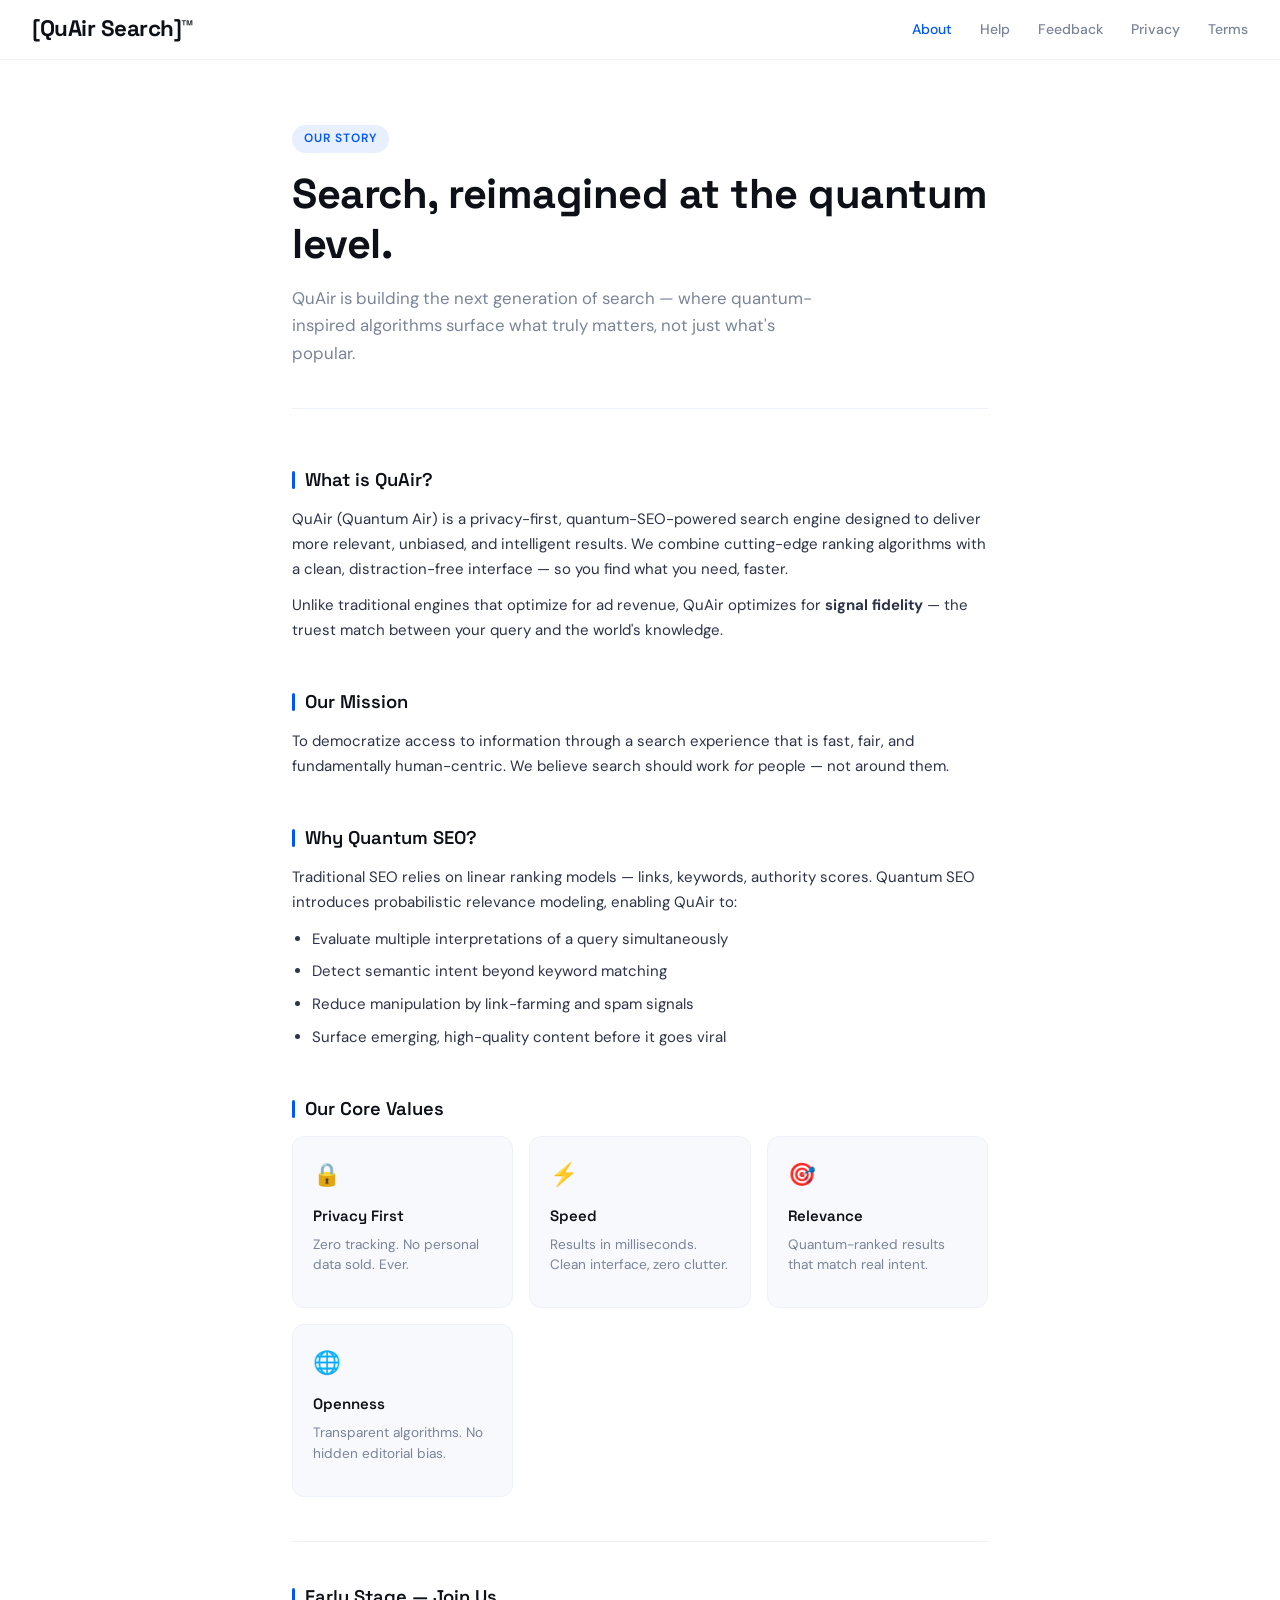
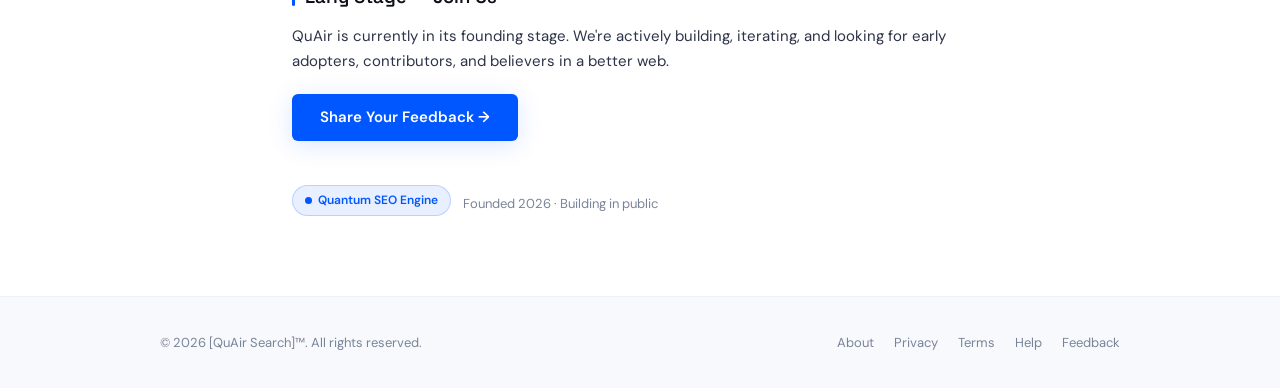
<file: frontend/about.html>
<!DOCTYPE html>
<html lang="en">
<head>
  <meta charset="UTF-8" />
  <meta name="viewport" content="width=device-width, initial-scale=1.0" />
  <title>About Us — QuAir Search</title>
  <link rel="stylesheet" href="quair.css" />
</head>
<body>

<nav class="nav">
  <a href="/" class="nav-logo">[QuAir Search]™</a>
  <ul class="nav-links">
    <li><a href="/about" class="active">About</a></li>
    <li><a href="/help">Help</a></li>
    <li><a href="/feedback">Feedback</a></li>
    <li><a href="/privacy">Privacy</a></li>
    <li><a href="/terms">Terms</a></li>
  </ul>
</nav>

<main class="page-wrap">

  <div class="page-hero">
    <span class="page-tag">Our Story</span>
    <h1>Search, reimagined at the quantum level.</h1>
    <p>QuAir is building the next generation of search — where quantum-inspired algorithms surface what truly matters, not just what's popular.</p>
  </div>

  <div class="content-section">
    <h2>What is QuAir?</h2>
    <p>QuAir (Quantum Air) is a privacy-first, quantum-SEO-powered search engine designed to deliver more relevant, unbiased, and intelligent results. We combine cutting-edge ranking algorithms with a clean, distraction-free interface — so you find what you need, faster.</p>
    <p>Unlike traditional engines that optimize for ad revenue, QuAir optimizes for <strong>signal fidelity</strong> — the truest match between your query and the world's knowledge.</p>
  </div>

  <div class="content-section">
    <h2>Our Mission</h2>
    <p>To democratize access to information through a search experience that is fast, fair, and fundamentally human-centric. We believe search should work <em>for</em> people — not around them.</p>
  </div>

  <div class="content-section">
    <h2>Why Quantum SEO?</h2>
    <p>Traditional SEO relies on linear ranking models — links, keywords, authority scores. Quantum SEO introduces probabilistic relevance modeling, enabling QuAir to:</p>
    <ul>
      <li>Evaluate multiple interpretations of a query simultaneously</li>
      <li>Detect semantic intent beyond keyword matching</li>
      <li>Reduce manipulation by link-farming and spam signals</li>
      <li>Surface emerging, high-quality content before it goes viral</li>
    </ul>
  </div>

  <div class="content-section">
    <h2>Our Core Values</h2>
    <div class="card-grid">
      <div class="card">
        <div class="card-icon">🔒</div>
        <h3>Privacy First</h3>
        <p>Zero tracking. No personal data sold. Ever.</p>
      </div>
      <div class="card">
        <div class="card-icon">⚡</div>
        <h3>Speed</h3>
        <p>Results in milliseconds. Clean interface, zero clutter.</p>
      </div>
      <div class="card">
        <div class="card-icon">🎯</div>
        <h3>Relevance</h3>
        <p>Quantum-ranked results that match real intent.</p>
      </div>
      <div class="card">
        <div class="card-icon">🌐</div>
        <h3>Openness</h3>
        <p>Transparent algorithms. No hidden editorial bias.</p>
      </div>
    </div>
  </div>

  <hr class="divider" />

  <div class="content-section">
    <h2>Early Stage — Join Us</h2>
    <p>QuAir is currently in its founding stage. We're actively building, iterating, and looking for early adopters, contributors, and believers in a better web.</p>
    <a href="/feedback" class="btn btn-primary" style="margin-top:8px;">Share Your Feedback →</a>
  </div>

  <div style="margin-top: 40px; display:flex; align-items:center; gap:12px;">
    <div class="quantum-badge"><span class="quantum-dot"></span> Quantum SEO Engine</div>
    <span class="last-updated">Founded 2026 · Building in public</span>
  </div>

</main>

<footer>
  <div class="footer-inner">
    <span class="footer-copy">© 2026 [QuAir Search]™. All rights reserved.</span>
    <ul class="footer-links">
      <li><a href="/about">About</a></li>
      <li><a href="/privacy">Privacy</a></li>
      <li><a href="/terms">Terms</a></li>
      <li><a href="/help">Help</a></li>
      <li><a href="/feedback">Feedback</a></li>
    </ul>
  </div>
</footer>

</body>
</html>
</file>
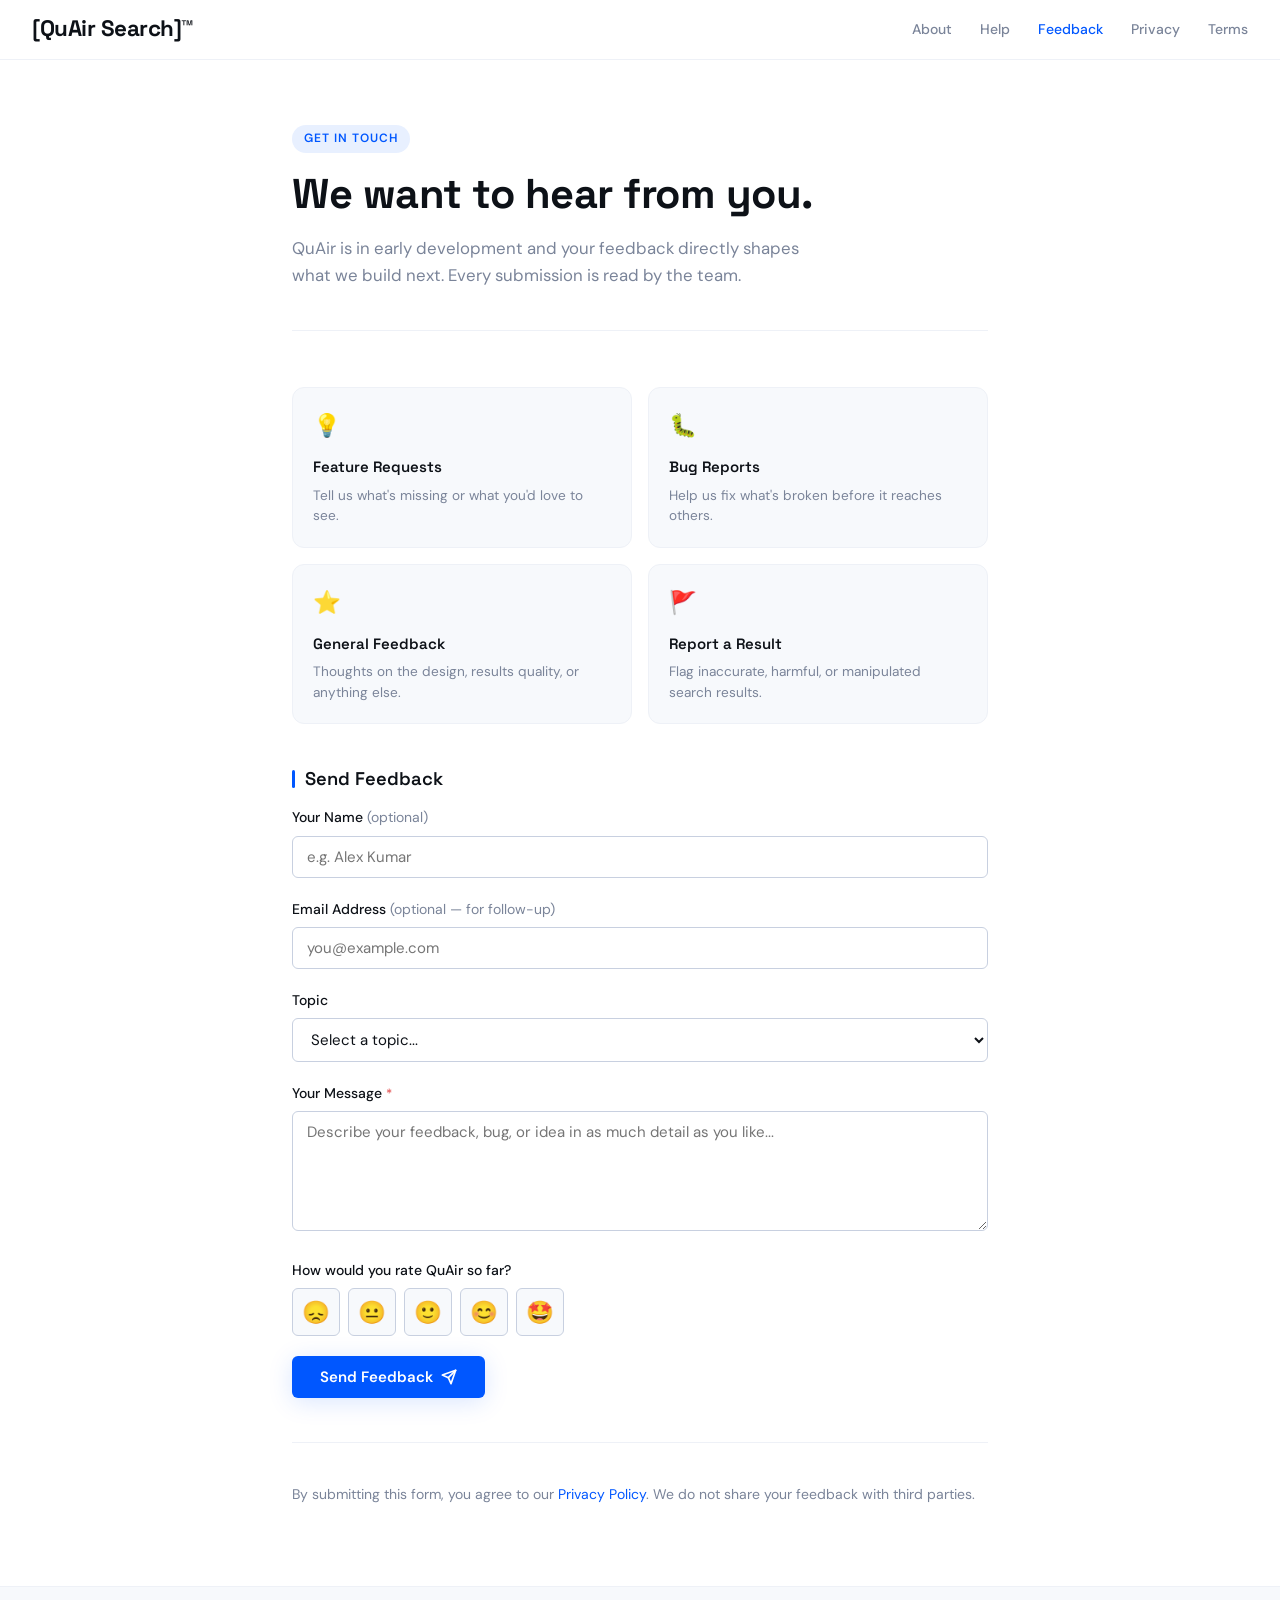
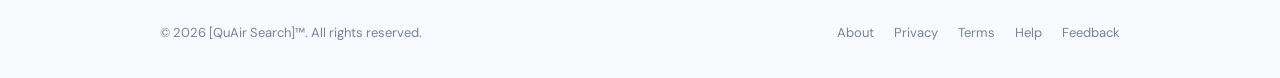
<file: frontend/feedback.html>
<!DOCTYPE html>
<html lang="en">
<head>
  <meta charset="UTF-8" />
  <meta name="viewport" content="width=device-width, initial-scale=1.0" />
  <title>Feedback — QuAir Search</title>
  <link rel="stylesheet" href="quair.css" />
</head>
<body>

<nav class="nav">
  <a href="/" class="nav-logo">[QuAir Search]™</a>  
  <ul class="nav-links">
    <li><a href="/about">About</a></li>
    <li><a href="/help">Help</a></li>
    <li><a href="/feedback" class="active">Feedback</a></li>
    <li><a href="/privacy">Privacy</a></li>
    <li><a href="/terms">Terms</a></li>
  </ul>
</nav>

<main class="page-wrap">

  <div class="page-hero">
    <span class="page-tag">Get in Touch</span>
    <h1>We want to hear from you.</h1>
    <p>QuAir is in early development and your feedback directly shapes what we build next. Every submission is read by the team.</p>
  </div>

  <div style="display: grid; grid-template-columns: 1fr 1fr; gap: 16px; margin-bottom: 40px;">
    <div class="card">
      <div class="card-icon">💡</div>
      <h3>Feature Requests</h3>
      <p>Tell us what's missing or what you'd love to see.</p>
    </div>
    <div class="card">
      <div class="card-icon">🐛</div>
      <h3>Bug Reports</h3>
      <p>Help us fix what's broken before it reaches others.</p>
    </div>
    <div class="card">
      <div class="card-icon">⭐</div>
      <h3>General Feedback</h3>
      <p>Thoughts on the design, results quality, or anything else.</p>
    </div>
    <div class="card">
      <div class="card-icon">🚩</div>
      <h3>Report a Result</h3>
      <p>Flag inaccurate, harmful, or manipulated search results.</p>
    </div>
  </div>

  <!-- Feedback Form -->
  <div class="content-section">
    <h2>Send Feedback</h2>

    <div class="form-group">
      <label for="name">Your Name <span style="color:var(--text-muted); font-weight:400;">(optional)</span></label>
      <input type="text" id="name" placeholder="e.g. Alex Kumar" />
    </div>

    <div class="form-group">
      <label for="email">Email Address <span style="color:var(--text-muted); font-weight:400;">(optional — for follow-up)</span></label>
      <input type="email" id="email" placeholder="you@example.com" />
    </div>

    <div class="form-group">
      <label for="topic">Topic</label>
      <select id="topic">
        <option value="" disabled selected>Select a topic...</option>
        <option value="feature">Feature Request</option>
        <option value="bug">Bug Report</option>
        <option value="general">General Feedback</option>
        <option value="result">Report a Result</option>
        <option value="privacy">Privacy Concern</option>
        <option value="other">Other</option>
      </select>
    </div>

    <div class="form-group">
      <label for="message">Your Message <span style="color:#e25050; font-size:0.8rem;">*</span></label>
      <textarea id="message" placeholder="Describe your feedback, bug, or idea in as much detail as you like..."></textarea>
    </div>

    <!-- Rating -->
    <div class="form-group">
      <label>How would you rate QuAir so far?</label>
      <div id="rating-group" style="display:flex; gap:8px; margin-top:4px;">
        <button class="rating-btn" onclick="selectRating(this, 1)" title="1 - Poor">😞</button>
        <button class="rating-btn" onclick="selectRating(this, 2)" title="2 - Fair">😐</button>
        <button class="rating-btn" onclick="selectRating(this, 3)" title="3 - Good">🙂</button>
        <button class="rating-btn" onclick="selectRating(this, 4)" title="4 - Great">😊</button>
        <button class="rating-btn" onclick="selectRating(this, 5)" title="5 - Excellent">🤩</button>
      </div>
    </div>

    <button class="btn btn-primary" onclick="submitFeedback()">
      Send Feedback
      <svg width="16" height="16" viewBox="0 0 24 24" fill="none" stroke="currentColor" stroke-width="2.5" stroke-linecap="round" stroke-linejoin="round"><line x1="22" y1="2" x2="11" y2="13"/><polygon points="22 2 15 22 11 13 2 9 22 2"/></svg>
    </button>

    <div class="success-msg" id="success-msg">
      <span>✅</span>
      <span>Thank you! Your feedback has been received. We read every submission.</span>
    </div>

    <div id="error-msg" style="display:none; background:#fff0f0; border:1.5px solid #e25050; color:#b03030; border-radius:6px; padding:14px 18px; font-size:0.9rem; font-weight:500; margin-top:16px;">
      ⚠️ Please write a message before submitting.
    </div>
  </div>

  <hr class="divider" />

  <p style="font-size:0.875rem; color:var(--text-muted);">
    By submitting this form, you agree to our <a href="/privacy" style="color:var(--electric-blue); text-decoration:none;">Privacy Policy</a>. We do not share your feedback with third parties.
  </p>

</main>

<footer>
  <div class="footer-inner">
    <span class="footer-copy">© 2026 [QuAir Search]™. All rights reserved.</span>
    <ul class="footer-links">
      <li><a href="/about">About</a></li>
      <li><a href="/privacy">Privacy</a></li>
      <li><a href="/terms">Terms</a></li>
      <li><a href="/help">Help</a></li>
      <li><a href="/feedback">Feedback</a></li>
    </ul>
  </div>
</footer>

<style>
  .rating-btn {
    background: var(--off-white);
    border: 1.5px solid var(--mid-gray);
    border-radius: var(--radius-sm);
    font-size: 1.4rem;
    width: 48px; height: 48px;
    cursor: pointer;
    transition: all var(--transition);
    display: flex; align-items: center; justify-content: center;
  }
  .rating-btn:hover { border-color: var(--electric-blue); background: var(--blue-light); transform: scale(1.1); }
  .rating-btn.selected { border-color: var(--electric-blue); background: var(--blue-light); box-shadow: var(--shadow-blue); transform: scale(1.12); }
</style>

<script>
  let selectedRating = null;

  function selectRating(btn, value) {
    selectedRating = value;
    document.querySelectorAll('.rating-btn').forEach(b => b.classList.remove('selected'));
    btn.classList.add('selected');
  }

  function submitFeedback() {
    const message = document.getElementById('message').value.trim();
    const success = document.getElementById('success-msg');
    const error = document.getElementById('error-msg');

    error.style.display = 'none';
    success.classList.remove('show');

    if (!message) {
      error.style.display = 'block';
      return;
    }

    // Simulate submission
    success.classList.add('show');
    document.getElementById('name').value = '';
    document.getElementById('email').value = '';
    document.getElementById('topic').value = '';
    document.getElementById('message').value = '';
    selectedRating = null;
    document.querySelectorAll('.rating-btn').forEach(b => b.classList.remove('selected'));

    success.scrollIntoView({ behavior: 'smooth', block: 'nearest' });
  }
</script>

</body>
</html>
</file>
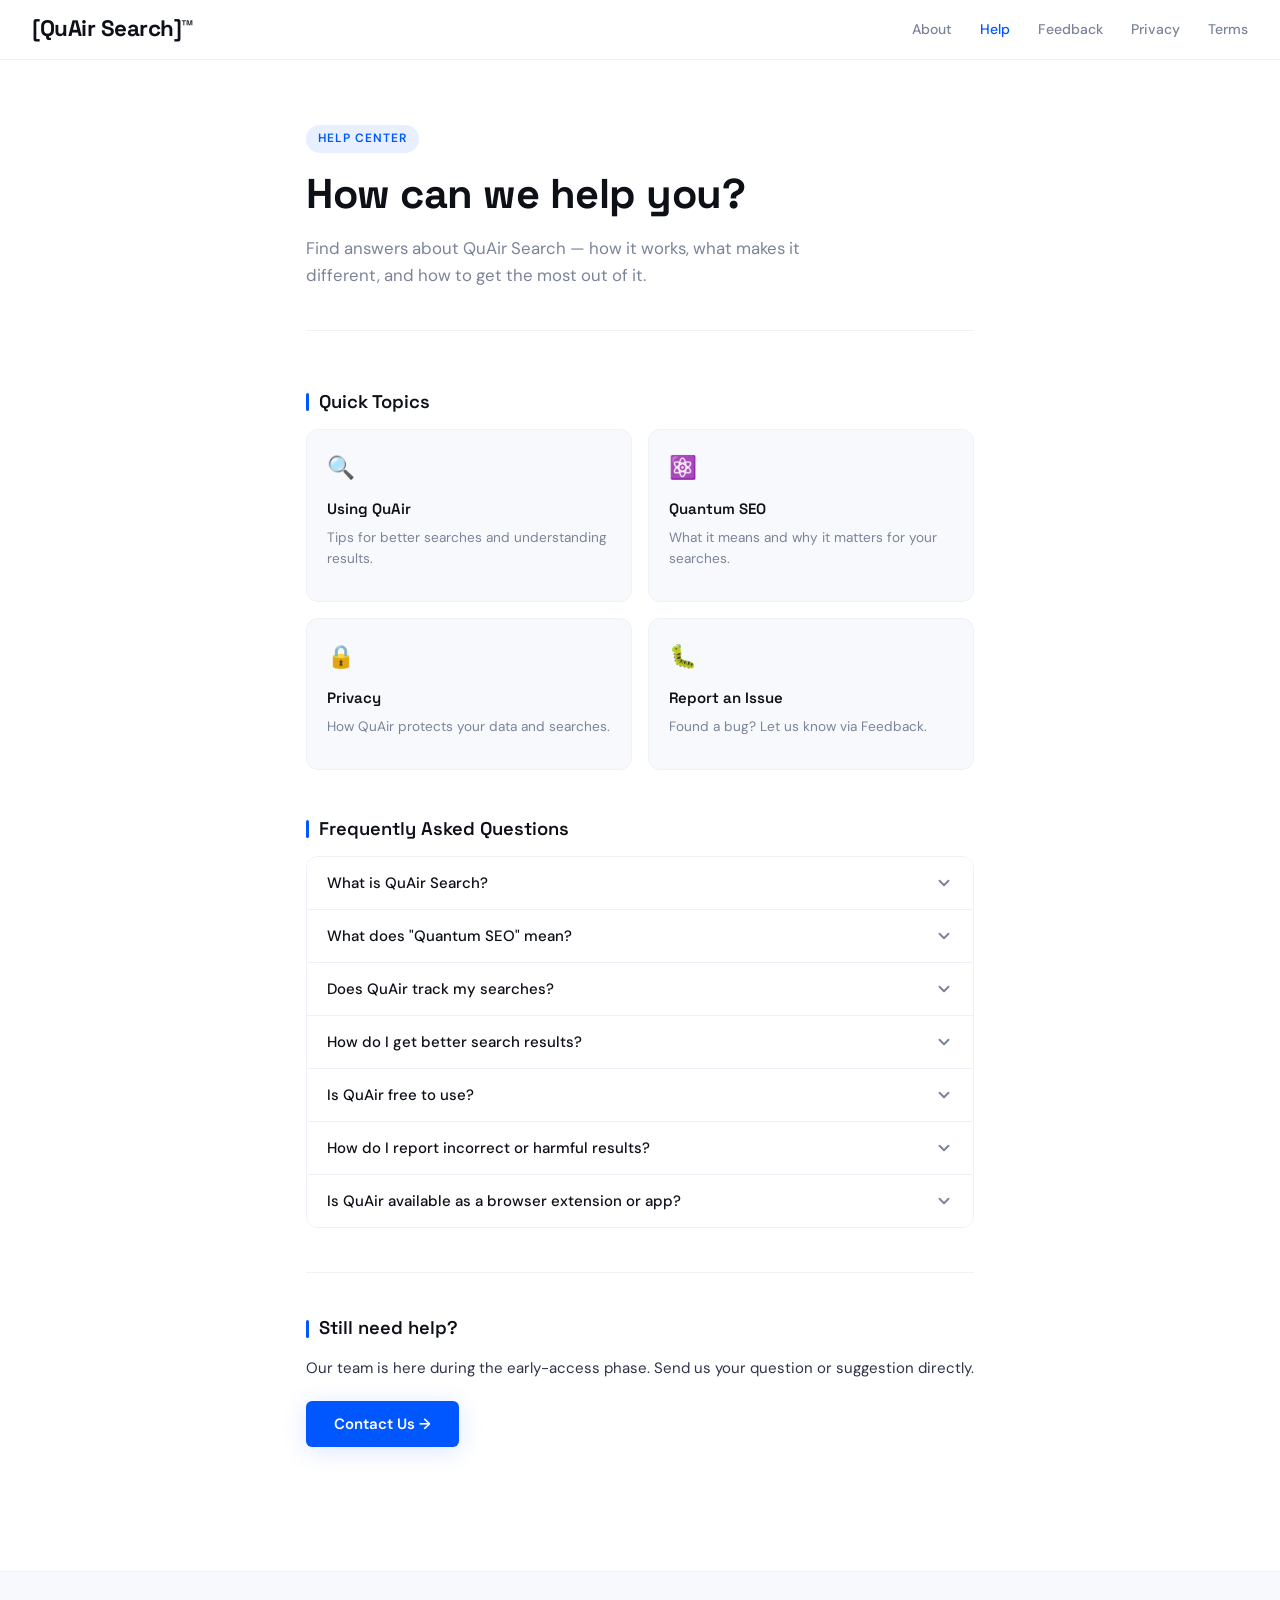
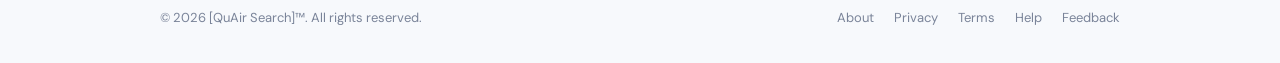
<file: frontend/help.html>
<!DOCTYPE html>
<html lang="en">
<head>
  <meta charset="UTF-8" />
  <meta name="viewport" content="width=device-width, initial-scale=1.0" />
  <title>Help Center — QuAir Search</title>
  <link rel="stylesheet" href="quair.css" />
</head>
<body>

<nav class="nav">
  <a href="/" class="nav-logo">[QuAir Search]™</a>
    <ul class="nav-links">
    <li><a href="/about">About</a></li>
    <li><a href="/help" class="active">Help</a></li>
    <li><a href="/feedback">Feedback</a></li>
    <li><a href="/privacy">Privacy</a></li>
    <li><a href="/terms">Terms</a></li>
  </ul>
</nav>

<main class="page-wrap">

  <div class="page-hero">
    <span class="page-tag">Help Center</span>
    <h1>How can we help you?</h1>
    <p>Find answers about QuAir Search — how it works, what makes it different, and how to get the most out of it.</p>
  </div>

  <!-- Quick Topics -->
  <div class="content-section">
    <h2>Quick Topics</h2>
    <div class="card-grid">
      <div class="card">
        <div class="card-icon">🔍</div>
        <h3>Using QuAir</h3>
        <p>Tips for better searches and understanding results.</p>
      </div>
      <div class="card">
        <div class="card-icon">⚛️</div>
        <h3>Quantum SEO</h3>
        <p>What it means and why it matters for your searches.</p>
      </div>
      <div class="card">
        <div class="card-icon">🔒</div>
        <h3>Privacy</h3>
        <p>How QuAir protects your data and searches.</p>
      </div>
      <div class="card">
        <div class="card-icon">🐛</div>
        <h3>Report an Issue</h3>
        <p>Found a bug? Let us know via Feedback.</p>
      </div>
    </div>
  </div>

  <!-- FAQ -->
  <div class="content-section">
    <h2>Frequently Asked Questions</h2>

    <div class="accordion">

      <div class="accordion-item">
        <button class="accordion-btn" onclick="toggleAccordion(this)">
          What is QuAir Search?
          <svg class="accordion-chevron" viewBox="0 0 24 24" fill="none" stroke="currentColor" stroke-width="2.5" stroke-linecap="round" stroke-linejoin="round"><polyline points="6 9 12 15 18 9"/></svg>
        </button>
        <div class="accordion-body">
          QuAir is a quantum-SEO-powered search engine focused on privacy, relevance, and speed. Unlike traditional search engines optimized for advertising revenue, QuAir ranks results based on genuine signal quality — semantic intent, content accuracy, and contextual relevance.
        </div>
      </div>

      <div class="accordion-item">
        <button class="accordion-btn" onclick="toggleAccordion(this)">
          What does "Quantum SEO" mean?
          <svg class="accordion-chevron" viewBox="0 0 24 24" fill="none" stroke="currentColor" stroke-width="2.5" stroke-linecap="round" stroke-linejoin="round"><polyline points="6 9 12 15 18 9"/></svg>
        </button>
        <div class="accordion-body">
          Quantum SEO refers to a probabilistic, multi-dimensional approach to ranking web content. Instead of linear scoring (like traditional PageRank), QuAir evaluates multiple interpretations of a query simultaneously, weighing semantic context, content freshness, and signal authenticity — reducing the impact of link spam and keyword stuffing.
        </div>
      </div>

      <div class="accordion-item">
        <button class="accordion-btn" onclick="toggleAccordion(this)">
          Does QuAir track my searches?
          <svg class="accordion-chevron" viewBox="0 0 24 24" fill="none" stroke="currentColor" stroke-width="2.5" stroke-linecap="round" stroke-linejoin="round"><polyline points="6 9 12 15 18 9"/></svg>
        </button>
        <div class="accordion-body">
          No. QuAir does not log, store, or analyze your search queries. We do not build user profiles, sell data to advertisers, or share any identifying information with third parties. Your searches are truly private.
        </div>
      </div>

      <div class="accordion-item">
        <button class="accordion-btn" onclick="toggleAccordion(this)">
          How do I get better search results?
          <svg class="accordion-chevron" viewBox="0 0 24 24" fill="none" stroke="currentColor" stroke-width="2.5" stroke-linecap="round" stroke-linejoin="round"><polyline points="6 9 12 15 18 9"/></svg>
        </button>
        <div class="accordion-body">
          QuAir understands natural language, so you can search in full sentences or questions. For best results: be specific, use descriptive phrases, and try rephrasing if the first result set isn't ideal. Advanced filters and operators are coming in future updates.
        </div>
      </div>

      <div class="accordion-item">
        <button class="accordion-btn" onclick="toggleAccordion(this)">
          Is QuAir free to use?
          <svg class="accordion-chevron" viewBox="0 0 24 24" fill="none" stroke="currentColor" stroke-width="2.5" stroke-linecap="round" stroke-linejoin="round"><polyline points="6 9 12 15 18 9"/></svg>
        </button>
        <div class="accordion-body">
          Yes. QuAir is completely free during our current early-access phase. We may introduce optional premium features in the future, but core search will always remain free and ad-free.
        </div>
      </div>

      <div class="accordion-item">
        <button class="accordion-btn" onclick="toggleAccordion(this)">
          How do I report incorrect or harmful results?
          <svg class="accordion-chevron" viewBox="0 0 24 24" fill="none" stroke="currentColor" stroke-width="2.5" stroke-linecap="round" stroke-linejoin="round"><polyline points="6 9 12 15 18 9"/></svg>
        </button>
        <div class="accordion-body">
          Use our <a href="/feedback" style="color:var(--electric-blue); font-weight:500;">Feedback page</a> to report problematic results. Select "Report a Result" as the topic and include the search query and the URL in question. We review all reports within 48 hours.
        </div>
      </div>

      <div class="accordion-item">
        <button class="accordion-btn" onclick="toggleAccordion(this)">
          Is QuAir available as a browser extension or app?
          <svg class="accordion-chevron" viewBox="0 0 24 24" fill="none" stroke="currentColor" stroke-width="2.5" stroke-linecap="round" stroke-linejoin="round"><polyline points="6 9 12 15 18 9"/></svg>
        </button>
        <div class="accordion-body">
          Not yet. Browser extensions, mobile apps, and default-search-engine integrations are on our roadmap. Sign up via Feedback to be notified when they launch.
        </div>
      </div>

    </div>
  </div>

  <hr class="divider" />

  <div class="content-section">
    <h2>Still need help?</h2>
    <p>Our team is here during the early-access phase. Send us your question or suggestion directly.</p>
    <a href="/feedback" class="btn btn-primary" style="margin-top:8px;">Contact Us →</a>
  </div>

</main>

<footer>
  <div class="footer-inner">
    <span class="footer-copy">© 2026 [QuAir Search]™. All rights reserved.</span>
    <ul class="footer-links">
      <li><a href="/about">About</a></li>
      <li><a href="/privacy">Privacy</a></li>
      <li><a href="/terms">Terms</a></li>
      <li><a href="/help">Help</a></li>
      <li><a href="/feedback">Feedback</a></li>
    </ul>
  </div>
</footer>

<script>
  function toggleAccordion(btn) {
    const body = btn.nextElementSibling;
    const isOpen = btn.classList.contains('open');
    // Close all
    document.querySelectorAll('.accordion-btn').forEach(b => b.classList.remove('open'));
    document.querySelectorAll('.accordion-body').forEach(b => b.classList.remove('open'));
    // Toggle clicked
    if (!isOpen) {
      btn.classList.add('open');
      body.classList.add('open');
    }
  }
</script>

</body>
</html>
</file>
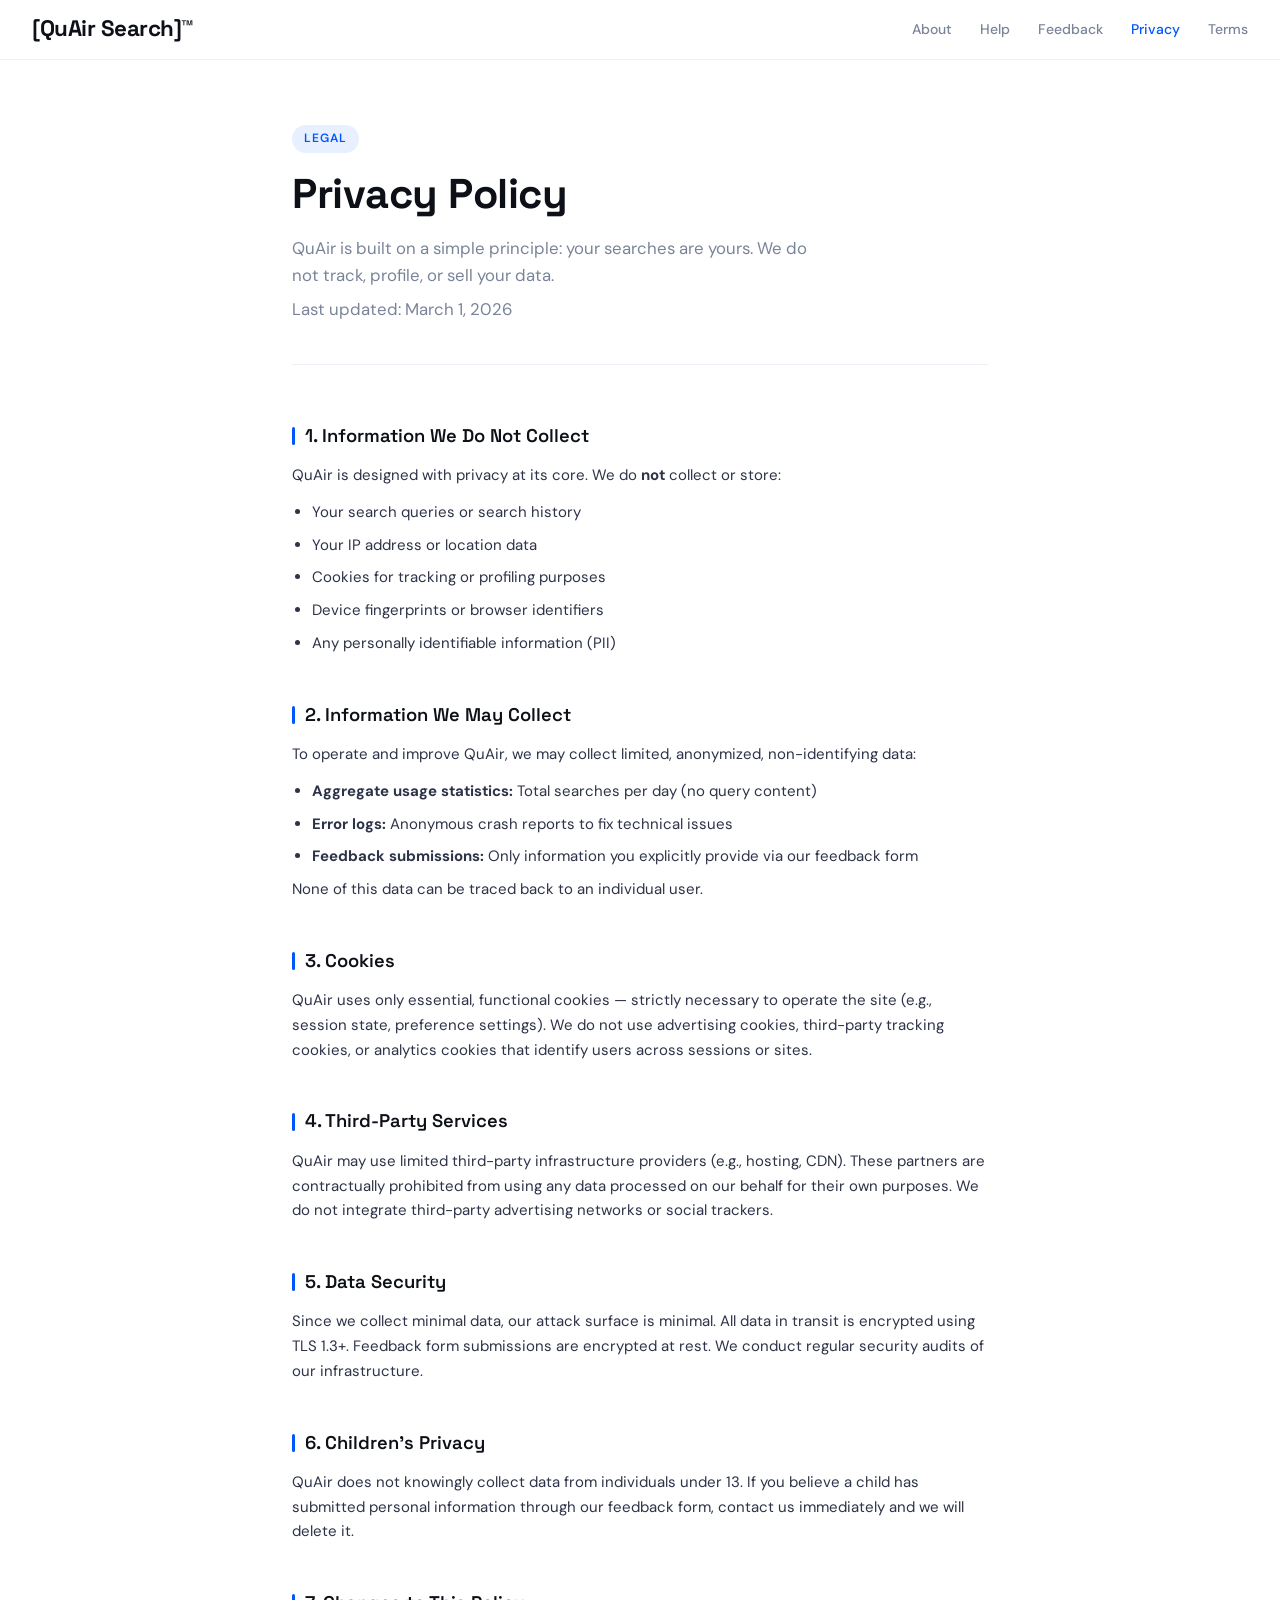
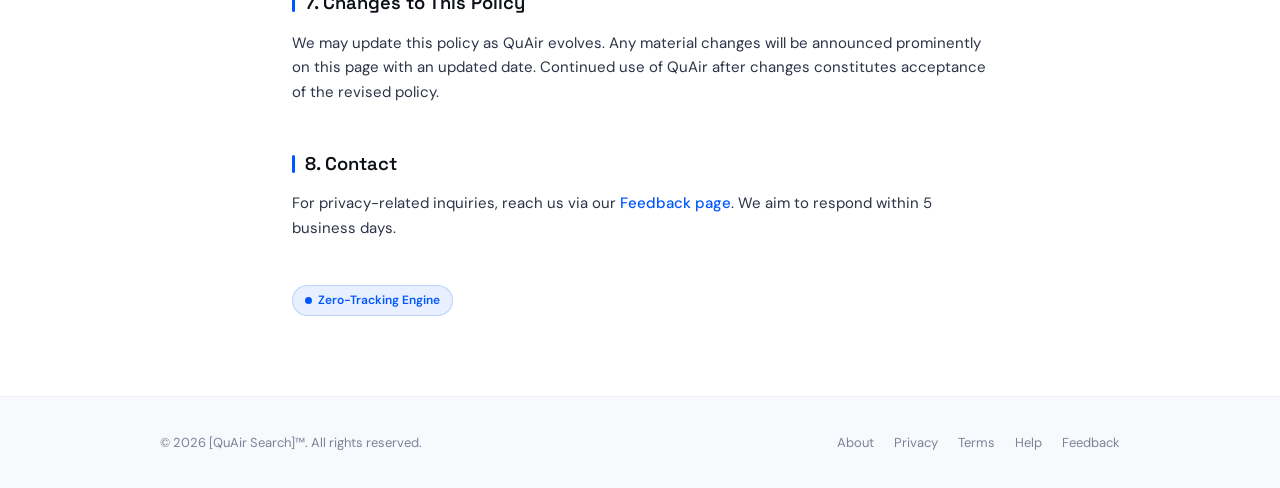
<file: frontend/privacy.html>
<!DOCTYPE html>
<html lang="en">
<head>
  <meta charset="UTF-8" />
  <meta name="viewport" content="width=device-width, initial-scale=1.0" />
  <title>Privacy Policy — QuAir Search</title>
  <link rel="stylesheet" href="quair.css" />
</head>
<body>

<nav class="nav">
  <a href="/" class="nav-logo">[QuAir Search]™</a>
    <ul class="nav-links">
    <li><a href="/about">About</a></li>
    <li><a href="/help">Help</a></li>
    <li><a href="/feedback">Feedback</a></li>
    <li><a href="/privacy" class="active">Privacy</a></li>
    <li><a href="/terms">Terms</a></li>
  </ul>
</nav>

<main class="page-wrap">

  <div class="page-hero">
    <span class="page-tag">Legal</span>
    <h1>Privacy Policy</h1>
    <p>QuAir is built on a simple principle: your searches are yours. We do not track, profile, or sell your data.</p>
    <p class="last-updated">Last updated: March 1, 2026</p>
  </div>

  <div class="content-section">
    <h2>1. Information We Do Not Collect</h2>
    <p>QuAir is designed with privacy at its core. We do <strong>not</strong> collect or store:</p>
    <ul>
      <li>Your search queries or search history</li>
      <li>Your IP address or location data</li>
      <li>Cookies for tracking or profiling purposes</li>
      <li>Device fingerprints or browser identifiers</li>
      <li>Any personally identifiable information (PII)</li>
    </ul>
  </div>

  <div class="content-section">
    <h2>2. Information We May Collect</h2>
    <p>To operate and improve QuAir, we may collect limited, anonymized, non-identifying data:</p>
    <ul>
      <li><strong>Aggregate usage statistics:</strong> Total searches per day (no query content)</li>
      <li><strong>Error logs:</strong> Anonymous crash reports to fix technical issues</li>
      <li><strong>Feedback submissions:</strong> Only information you explicitly provide via our feedback form</li>
    </ul>
    <p>None of this data can be traced back to an individual user.</p>
  </div>

  <div class="content-section">
    <h2>3. Cookies</h2>
    <p>QuAir uses only essential, functional cookies — strictly necessary to operate the site (e.g., session state, preference settings). We do not use advertising cookies, third-party tracking cookies, or analytics cookies that identify users across sessions or sites.</p>
  </div>

  <div class="content-section">
    <h2>4. Third-Party Services</h2>
    <p>QuAir may use limited third-party infrastructure providers (e.g., hosting, CDN). These partners are contractually prohibited from using any data processed on our behalf for their own purposes. We do not integrate third-party advertising networks or social trackers.</p>
  </div>

  <div class="content-section">
    <h2>5. Data Security</h2>
    <p>Since we collect minimal data, our attack surface is minimal. All data in transit is encrypted using TLS 1.3+. Feedback form submissions are encrypted at rest. We conduct regular security audits of our infrastructure.</p>
  </div>

  <div class="content-section">
    <h2>6. Children's Privacy</h2>
    <p>QuAir does not knowingly collect data from individuals under 13. If you believe a child has submitted personal information through our feedback form, contact us immediately and we will delete it.</p>
  </div>

  <div class="content-section">
    <h2>7. Changes to This Policy</h2>
    <p>We may update this policy as QuAir evolves. Any material changes will be announced prominently on this page with an updated date. Continued use of QuAir after changes constitutes acceptance of the revised policy.</p>
  </div>

  <div class="content-section">
    <h2>8. Contact</h2>
    <p>For privacy-related inquiries, reach us via our <a href="/feedback" style="color:var(--electric-blue); text-decoration:none; font-weight:500;">Feedback page</a>. We aim to respond within 5 business days.</p>
  </div>

  <div style="margin-top: 40px;">
    <div class="quantum-badge"><span class="quantum-dot"></span> Zero-Tracking Engine</div>
  </div>

</main>

<footer>
  <div class="footer-inner">
    <span class="footer-copy">© 2026 [QuAir Search]™. All rights reserved.</span>
    <ul class="footer-links">
      <li><a href="/about">About</a></li>
      <li><a href="/privacy">Privacy</a></li>
      <li><a href="/terms">Terms</a></li>
      <li><a href="/help">Help</a></li>
      <li><a href="/feedback">Feedback</a></li>
    </ul>
  </div>
</footer>

</body>
</html>
</file>
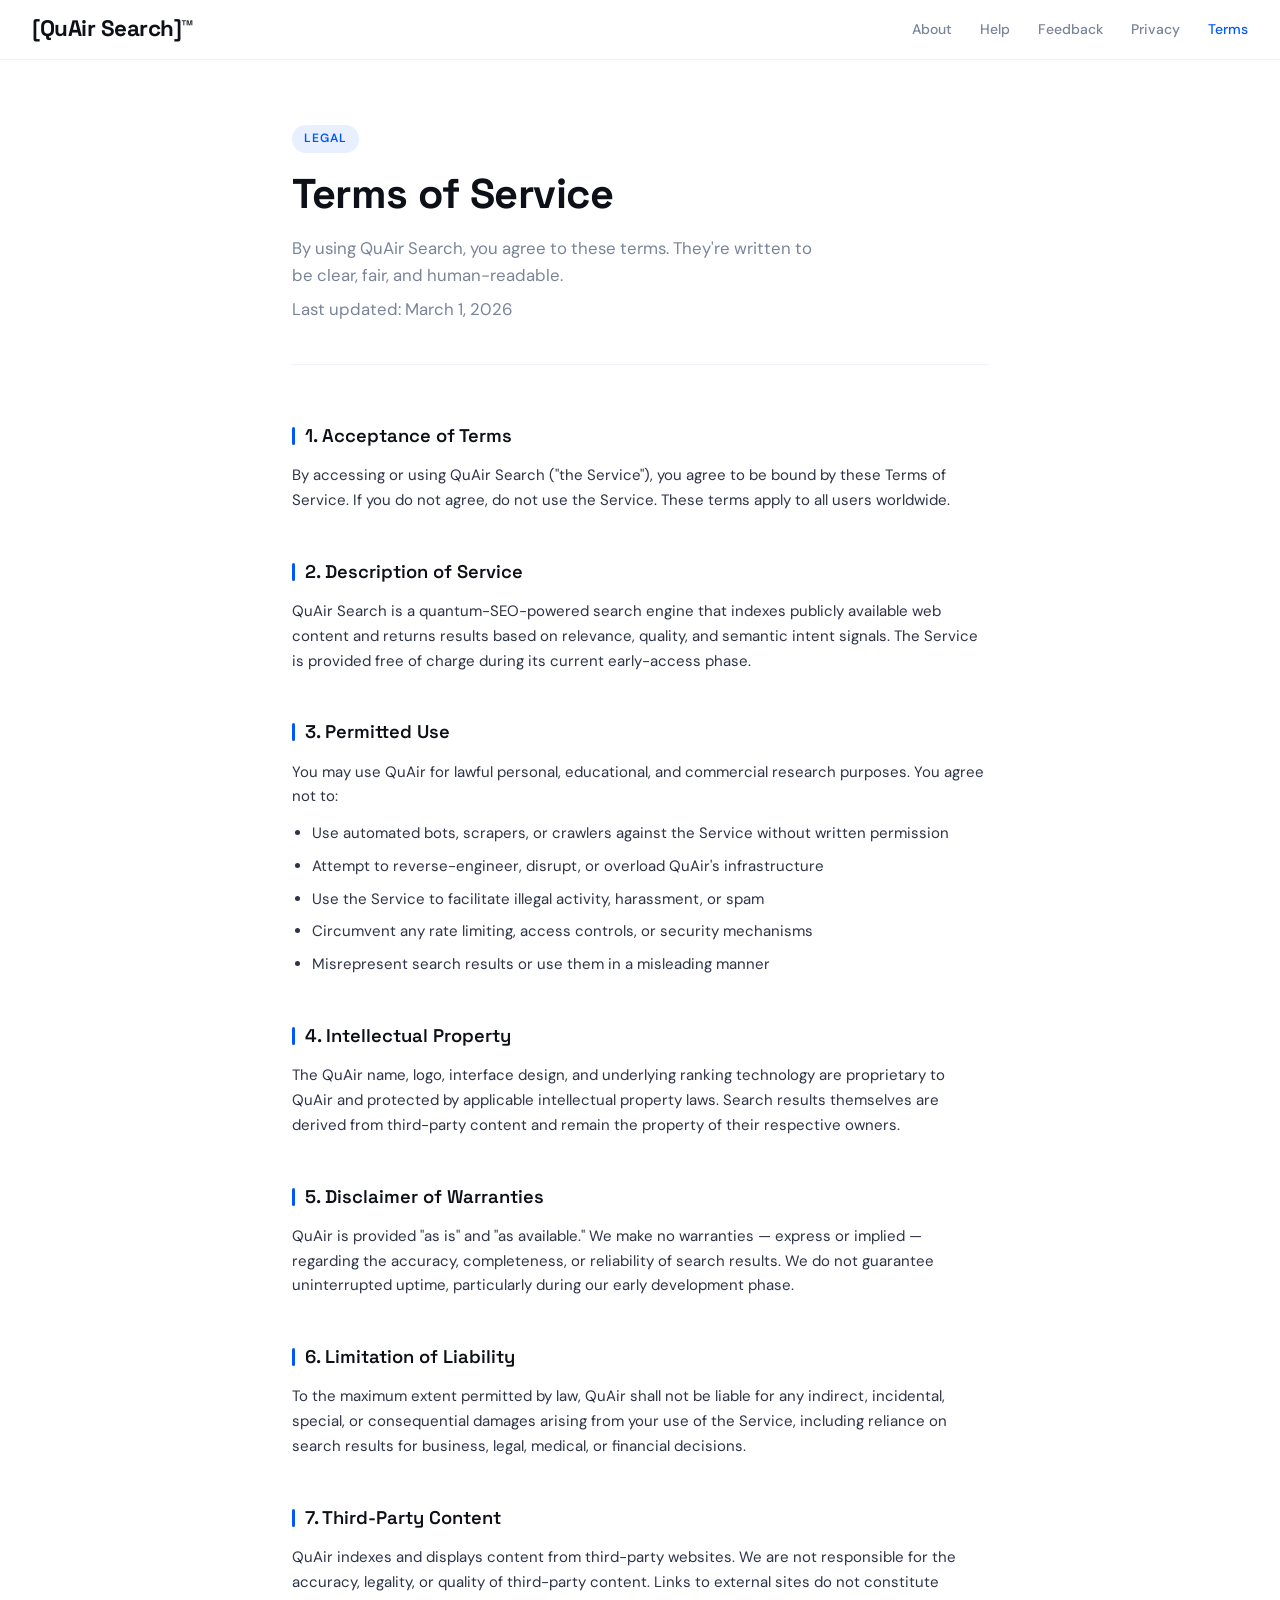
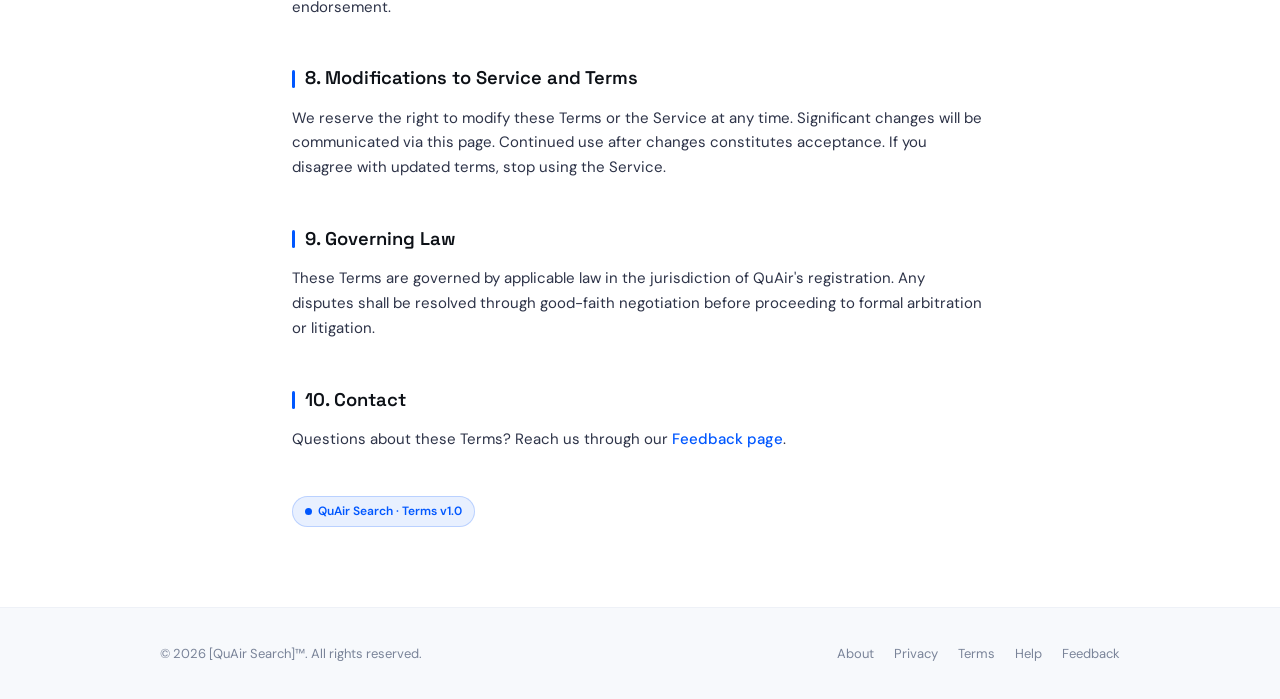
<file: frontend/terms.html>
<!DOCTYPE html>
<html lang="en">
<head>
  <meta charset="UTF-8" />
  <meta name="viewport" content="width=device-width, initial-scale=1.0" />
  <title>Terms of Service — QuAir Search</title>
  <link rel="stylesheet" href="quair.css" />
</head>
<body>

<nav class="nav">
  <a href="/" class="nav-logo">[QuAir Search]™</a>
    <ul class="nav-links">
    <li><a href="/about">About</a></li>
    <li><a href="/help">Help</a></li>
    <li><a href="/feedback">Feedback</a></li>
    <li><a href="/privacy">Privacy</a></li>
    <li><a href="/terms" class="active">Terms</a></li>
  </ul>
</nav>

<main class="page-wrap">

  <div class="page-hero">
    <span class="page-tag">Legal</span>
    <h1>Terms of Service</h1>
    <p>By using QuAir Search, you agree to these terms. They're written to be clear, fair, and human-readable.</p>
    <p class="last-updated">Last updated: March 1, 2026</p>
  </div>

  <div class="content-section">
    <h2>1. Acceptance of Terms</h2>
    <p>By accessing or using QuAir Search ("the Service"), you agree to be bound by these Terms of Service. If you do not agree, do not use the Service. These terms apply to all users worldwide.</p>
  </div>

  <div class="content-section">
    <h2>2. Description of Service</h2>
    <p>QuAir Search is a quantum-SEO-powered search engine that indexes publicly available web content and returns results based on relevance, quality, and semantic intent signals. The Service is provided free of charge during its current early-access phase.</p>
  </div>

  <div class="content-section">
    <h2>3. Permitted Use</h2>
    <p>You may use QuAir for lawful personal, educational, and commercial research purposes. You agree not to:</p>
    <ul>
      <li>Use automated bots, scrapers, or crawlers against the Service without written permission</li>
      <li>Attempt to reverse-engineer, disrupt, or overload QuAir's infrastructure</li>
      <li>Use the Service to facilitate illegal activity, harassment, or spam</li>
      <li>Circumvent any rate limiting, access controls, or security mechanisms</li>
      <li>Misrepresent search results or use them in a misleading manner</li>
    </ul>
  </div>

  <div class="content-section">
    <h2>4. Intellectual Property</h2>
    <p>The QuAir name, logo, interface design, and underlying ranking technology are proprietary to QuAir and protected by applicable intellectual property laws. Search results themselves are derived from third-party content and remain the property of their respective owners.</p>
  </div>

  <div class="content-section">
    <h2>5. Disclaimer of Warranties</h2>
    <p>QuAir is provided "as is" and "as available." We make no warranties — express or implied — regarding the accuracy, completeness, or reliability of search results. We do not guarantee uninterrupted uptime, particularly during our early development phase.</p>
  </div>

  <div class="content-section">
    <h2>6. Limitation of Liability</h2>
    <p>To the maximum extent permitted by law, QuAir shall not be liable for any indirect, incidental, special, or consequential damages arising from your use of the Service, including reliance on search results for business, legal, medical, or financial decisions.</p>
  </div>

  <div class="content-section">
    <h2>7. Third-Party Content</h2>
    <p>QuAir indexes and displays content from third-party websites. We are not responsible for the accuracy, legality, or quality of third-party content. Links to external sites do not constitute endorsement.</p>
  </div>

  <div class="content-section">
    <h2>8. Modifications to Service and Terms</h2>
    <p>We reserve the right to modify these Terms or the Service at any time. Significant changes will be communicated via this page. Continued use after changes constitutes acceptance. If you disagree with updated terms, stop using the Service.</p>
  </div>

  <div class="content-section">
    <h2>9. Governing Law</h2>
    <p>These Terms are governed by applicable law in the jurisdiction of QuAir's registration. Any disputes shall be resolved through good-faith negotiation before proceeding to formal arbitration or litigation.</p>
  </div>

  <div class="content-section">
    <h2>10. Contact</h2>
    <p>Questions about these Terms? Reach us through our <a href="/feedback" style="color:var(--electric-blue); text-decoration:none; font-weight:500;">Feedback page</a>.</p>
  </div>

  <div style="margin-top: 40px;">
    <div class="quantum-badge"><span class="quantum-dot"></span> QuAir Search · Terms v1.0</div>
  </div>

</main>

<footer>
  <div class="footer-inner">
    <span class="footer-copy">© 2026 [QuAir Search]™. All rights reserved.</span>
    <ul class="footer-links">
      <li><a href="/about">About</a></li>
      <li><a href="/privacy">Privacy</a></li>
      <li><a href="/terms">Terms</a></li>
      <li><a href="/help">Help</a></li>
      <li><a href="/feedback">Feedback</a></li>
    </ul>
  </div>
</footer>

</body>
</html>
</file>
<file: frontend/quair.css>
@import url('https://fonts.googleapis.com/css2?family=DM+Sans:wght@300;400;500;600&family=Space+Grotesk:wght@400;500;600;700&display=swap');

:root {
  --white: #ffffff;
  --off-white: #f7f9fc;
  --light-gray: #eef1f7;
  --mid-gray: #c8d0e0;
  --text-muted: #7a8499;
  --text-body: #2d3348;
  --text-dark: #0d1117;
  --electric-blue: #0057ff;
  --blue-light: #e8f0ff;
  --blue-mid: #3d7eff;
  --blue-glow: rgba(0, 87, 255, 0.12);
  --blue-border: rgba(0, 87, 255, 0.2);
  --font-display: 'Space Grotesk', sans-serif;
  --font-body: 'DM Sans', sans-serif;
  --radius-sm: 6px;
  --radius-md: 12px;
  --radius-lg: 20px;
  --shadow-sm: 0 1px 4px rgba(0,0,0,0.06);
  --shadow-md: 0 4px 20px rgba(0,0,0,0.08);
  --shadow-blue: 0 4px 24px rgba(0, 87, 255, 0.15);
  --transition: 0.2s ease;
}

*, *::before, *::after { box-sizing: border-box; margin: 0; padding: 0; }

html { font-size: 16px; scroll-behavior: smooth; }

body {
  font-family: var(--font-body);
  background: var(--white);
  color: var(--text-body);
  line-height: 1.65;
  min-height: 100vh;
  display: flex;
  flex-direction: column;
  -webkit-font-smoothing: antialiased;
}

/* ── NAV ── */
.nav {
  position: sticky; top: 0; z-index: 100;
  background: rgba(255,255,255,0.92);
  backdrop-filter: blur(12px);
  border-bottom: 1px solid var(--light-gray);
  padding: 0 32px;
  height: 60px;
  display: flex; align-items: center; justify-content: space-between;
}

.nav-logo {
  font-family: var(--font-display);
  font-size: 1.4rem;
  font-weight: 700;
  color: var(--text-dark);
  text-decoration: none;
  letter-spacing: -0.5px;
}

.nav-logo span { color: var(--electric-blue); }

.nav-links {
  display: flex; align-items: center; gap: 28px;
  list-style: none;
}

.nav-links a {
  font-size: 0.875rem;
  font-weight: 500;
  color: var(--text-muted);
  text-decoration: none;
  transition: color var(--transition);
}

.nav-links a:hover, .nav-links a.active { color: var(--electric-blue); }

/* ── FOOTER ── */
footer {
  margin-top: auto;
  border-top: 1px solid var(--light-gray);
  background: var(--off-white);
  padding: 32px;
}

.footer-inner {
  max-width: 960px; margin: 0 auto;
  display: flex; align-items: center; justify-content: space-between;
  flex-wrap: wrap; gap: 16px;
}

.footer-links {
  display: flex; gap: 20px; list-style: none; flex-wrap: wrap;
}

.footer-links a {
  font-size: 0.8125rem;
  color: var(--text-muted);
  text-decoration: none;
  transition: color var(--transition);
}

.footer-links a:hover { color: var(--electric-blue); }

.footer-copy {
  font-size: 0.8125rem;
  color: var(--text-muted);
}

/* ── PAGE WRAPPER ── */
.page-wrap {
  max-width: 760px;
  margin: 0 auto;
  padding: 64px 32px 80px;
  flex: 1;
}

/* ── PAGE HERO ── */
.page-hero {
  margin-bottom: 56px;
  padding-bottom: 40px;
  border-bottom: 1px solid var(--light-gray);
}

.page-tag {
  display: inline-block;
  font-size: 0.75rem;
  font-weight: 600;
  letter-spacing: 0.08em;
  text-transform: uppercase;
  color: var(--electric-blue);
  background: var(--blue-light);
  padding: 4px 12px;
  border-radius: 100px;
  margin-bottom: 16px;
}

.page-hero h1 {
  font-family: var(--font-display);
  font-size: clamp(1.8rem, 4vw, 2.6rem);
  font-weight: 700;
  color: var(--text-dark);
  line-height: 1.2;
  letter-spacing: -0.5px;
  margin-bottom: 16px;
}

.page-hero p {
  font-size: 1.05rem;
  color: var(--text-muted);
  max-width: 540px;
}

/* ── CONTENT SECTIONS ── */
.content-section {
  margin-bottom: 44px;
}

.content-section h2 {
  font-family: var(--font-display);
  font-size: 1.15rem;
  font-weight: 600;
  color: var(--text-dark);
  margin-bottom: 12px;
  display: flex; align-items: center; gap: 10px;
}

.content-section h2::before {
  content: '';
  display: block;
  width: 3px; height: 18px;
  background: var(--electric-blue);
  border-radius: 2px;
  flex-shrink: 0;
}

.content-section p {
  font-size: 0.9375rem;
  color: var(--text-body);
  margin-bottom: 12px;
}

.content-section ul, .content-section ol {
  padding-left: 20px;
  color: var(--text-body);
  font-size: 0.9375rem;
}

.content-section li { margin-bottom: 8px; }

/* ── CARDS ── */
.card-grid {
  display: grid;
  grid-template-columns: repeat(auto-fill, minmax(220px, 1fr));
  gap: 16px;
  margin-top: 8px;
}

.card {
  background: var(--off-white);
  border: 1px solid var(--light-gray);
  border-radius: var(--radius-md);
  padding: 20px;
  transition: border-color var(--transition), box-shadow var(--transition);
}

.card:hover {
  border-color: var(--blue-border);
  box-shadow: var(--shadow-blue);
}

.card-icon {
  font-size: 1.4rem;
  margin-bottom: 10px;
}

.card h3 {
  font-family: var(--font-display);
  font-size: 0.9375rem;
  font-weight: 600;
  color: var(--text-dark);
  margin-bottom: 6px;
}

.card p {
  font-size: 0.85rem;
  color: var(--text-muted);
  line-height: 1.5;
}

/* ── FORM ELEMENTS ── */
.form-group { margin-bottom: 20px; }

label {
  display: block;
  font-size: 0.875rem;
  font-weight: 500;
  color: var(--text-dark);
  margin-bottom: 6px;
}

input[type="text"],
input[type="email"],
select,
textarea {
  width: 100%;
  padding: 10px 14px;
  font-family: var(--font-body);
  font-size: 0.9375rem;
  color: var(--text-dark);
  background: var(--white);
  border: 1.5px solid var(--mid-gray);
  border-radius: var(--radius-sm);
  outline: none;
  transition: border-color var(--transition), box-shadow var(--transition);
}

input:focus, select:focus, textarea:focus {
  border-color: var(--electric-blue);
  box-shadow: 0 0 0 3px var(--blue-glow);
}

textarea { resize: vertical; min-height: 120px; }

.btn {
  display: inline-flex; align-items: center; justify-content: center;
  gap: 8px;
  font-family: var(--font-body);
  font-size: 0.9375rem;
  font-weight: 600;
  padding: 11px 28px;
  border-radius: var(--radius-sm);
  cursor: pointer;
  border: none;
  transition: all var(--transition);
  text-decoration: none;
}

.btn-primary {
  background: var(--electric-blue);
  color: var(--white);
  box-shadow: var(--shadow-blue);
}

.btn-primary:hover {
  background: var(--blue-mid);
  box-shadow: 0 6px 28px rgba(0, 87, 255, 0.28);
  transform: translateY(-1px);
}

/* ── ACCORDION (Help) ── */
.accordion { border: 1px solid var(--light-gray); border-radius: var(--radius-md); overflow: hidden; }

.accordion-item { border-bottom: 1px solid var(--light-gray); }
.accordion-item:last-child { border-bottom: none; }

.accordion-btn {
  width: 100%;
  background: var(--white);
  border: none;
  padding: 16px 20px;
  font-family: var(--font-body);
  font-size: 0.9375rem;
  font-weight: 500;
  color: var(--text-dark);
  text-align: left;
  cursor: pointer;
  display: flex; align-items: center; justify-content: space-between;
  transition: background var(--transition);
}

.accordion-btn:hover { background: var(--off-white); }

.accordion-btn.open { color: var(--electric-blue); background: var(--blue-light); }

.accordion-chevron {
  width: 18px; height: 18px;
  transition: transform 0.25s ease;
  color: var(--text-muted);
  flex-shrink: 0;
}

.accordion-btn.open .accordion-chevron { transform: rotate(180deg); color: var(--electric-blue); }

.accordion-body {
  display: none;
  padding: 4px 20px 18px;
  font-size: 0.9rem;
  color: var(--text-muted);
  background: var(--off-white);
  line-height: 1.7;
}

.accordion-body.open { display: block; }

/* ── SUCCESS MESSAGE ── */
.success-msg {
  display: none;
  background: #edfaf3;
  border: 1.5px solid #34c97a;
  color: #1a7a4a;
  border-radius: var(--radius-sm);
  padding: 14px 18px;
  font-size: 0.9rem;
  font-weight: 500;
  margin-top: 16px;
  align-items: center;
  gap: 10px;
}

.success-msg.show { display: flex; }

/* ── QUANTUM BADGE ── */
.quantum-badge {
  display: inline-flex; align-items: center; gap: 6px;
  font-size: 0.75rem; font-weight: 600;
  color: var(--electric-blue);
  background: var(--blue-light);
  border: 1px solid var(--blue-border);
  padding: 5px 12px;
  border-radius: 100px;
}

.quantum-dot {
  width: 7px; height: 7px;
  background: var(--electric-blue);
  border-radius: 50%;
  animation: pulse 2s infinite;
}

@keyframes pulse {
  0%, 100% { opacity: 1; transform: scale(1); }
  50% { opacity: 0.4; transform: scale(0.7); }
}

/* ── DIVIDER ── */
.divider {
  border: none;
  border-top: 1px solid var(--light-gray);
  margin: 40px 0;
}

/* ── LAST UPDATED ── */
.last-updated {
  font-size: 0.8125rem;
  color: var(--text-muted);
  margin-top: 6px;
}

/* ── RESPONSIVE ── */
@media (max-width: 600px) {
  .nav { padding: 0 20px; }
  .nav-links { gap: 16px; }
  .page-wrap { padding: 40px 20px 60px; }
  .footer-inner { flex-direction: column; align-items: flex-start; }
}
</file>
